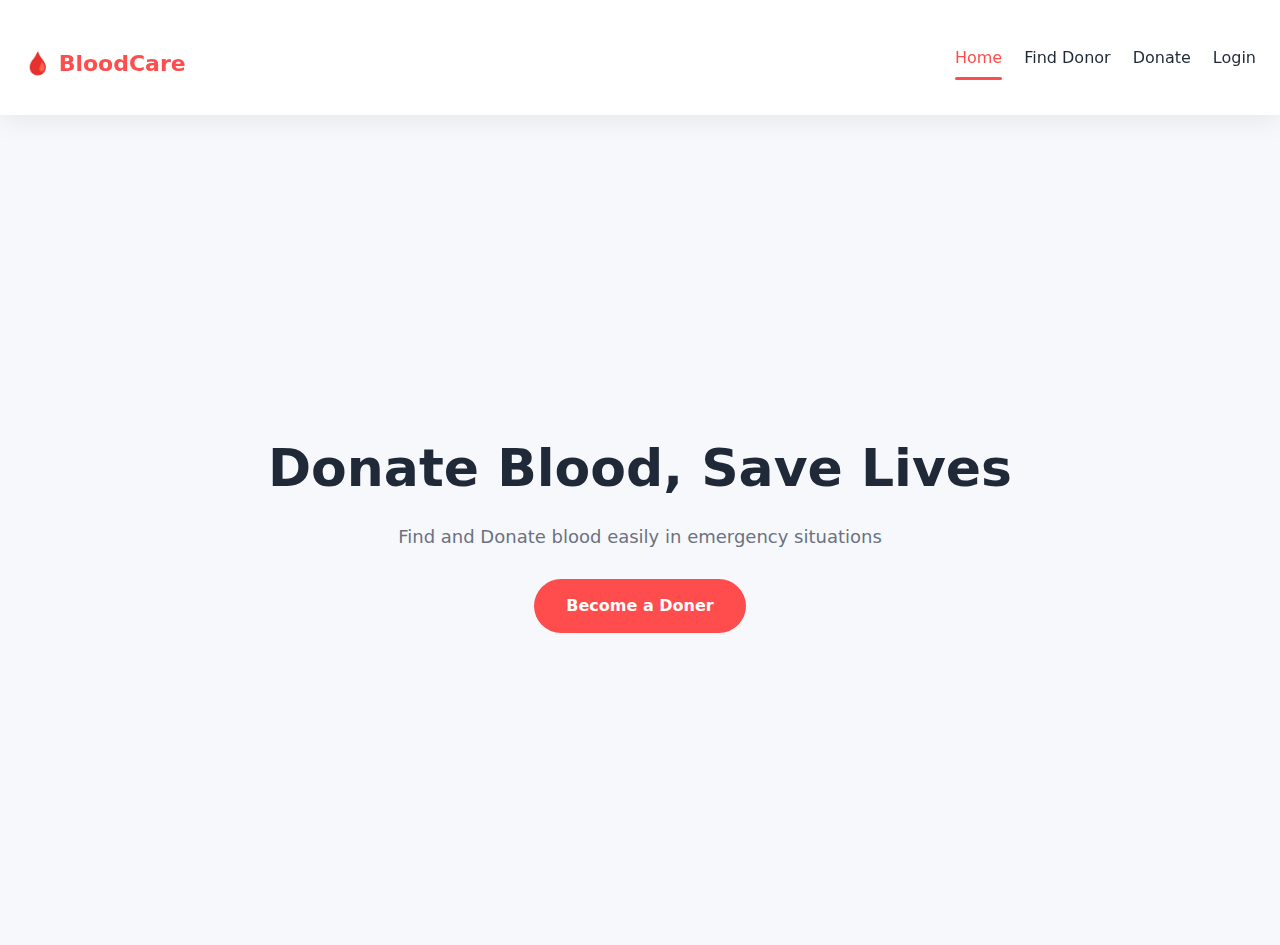
<file: BMS/index.html>
<!DOCTYPE html>
<html lang="en">
<head>
    <meta charset="UTF-8">
    <meta name="viewport" content="width=device-width, initial-scale=1.0">
    <title>Blood Management System</title>
    <link rel="stylesheet" href="css/style.css">
</head>
<body>
    <header class="navbar">
  <h2>🩸 BloodCare</h2>
  <nav>
    <a href="index.html">Home</a>
    <a href="search.html">Find Donor</a>
    <a href="register.html">Donate</a>
    <a href="login.html">Login</a>
  </nav>
</header>

<script src="js/navbar.js"></script>


    <section class="hero">
        <h1>Donate Blood, Save Lives</h1>
        <p>Find and Donate blood easily in emergency situations</p>
        <a href="register.html" class="btn">Become a Doner</a>


    </section>
    
</body>
</html>
</file>
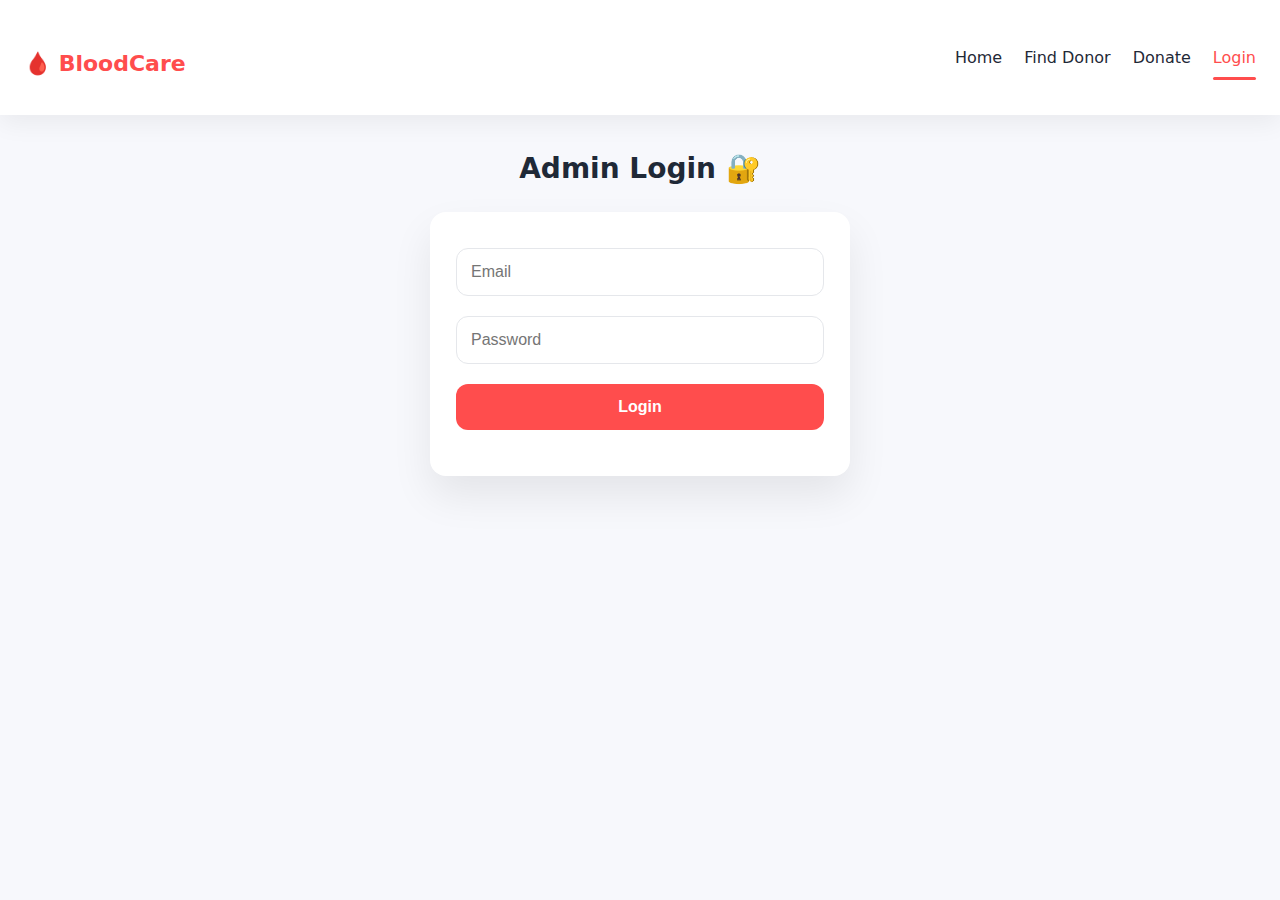
<file: BMS/login.html>
<!DOCTYPE html>
<html lang="en">
<head>
  <meta charset="UTF-8">
  <meta name="viewport" content="width=device-width, initial-scale=1.0">
  <title>Login | BloodCare</title>
  <link rel="stylesheet" href="css/style.css">
</head>
<body>

<header class="navbar">
  <h2>🩸 BloodCare</h2>
  <nav>
    <a href="index.html">Home</a>
    <a href="search.html">Find Donor</a>
    <a href="register.html">Donate</a>
    <a href="login.html">Login</a>
  </nav>
</header>

<h2>Admin Login 🔐</h2>

<form id="loginForm">
  <input type="email" id="email" placeholder="Email" required>
  <input type="password" id="password" placeholder="Password" required>
  <button type="submit">Login</button>
  <p id="error" style="color:red; text-align:center; margin-top:10px;"></p>
</form>

<script src="js/navbar.js"></script>
<script src="js/login.js"></script>
</body>
</html>
</file>
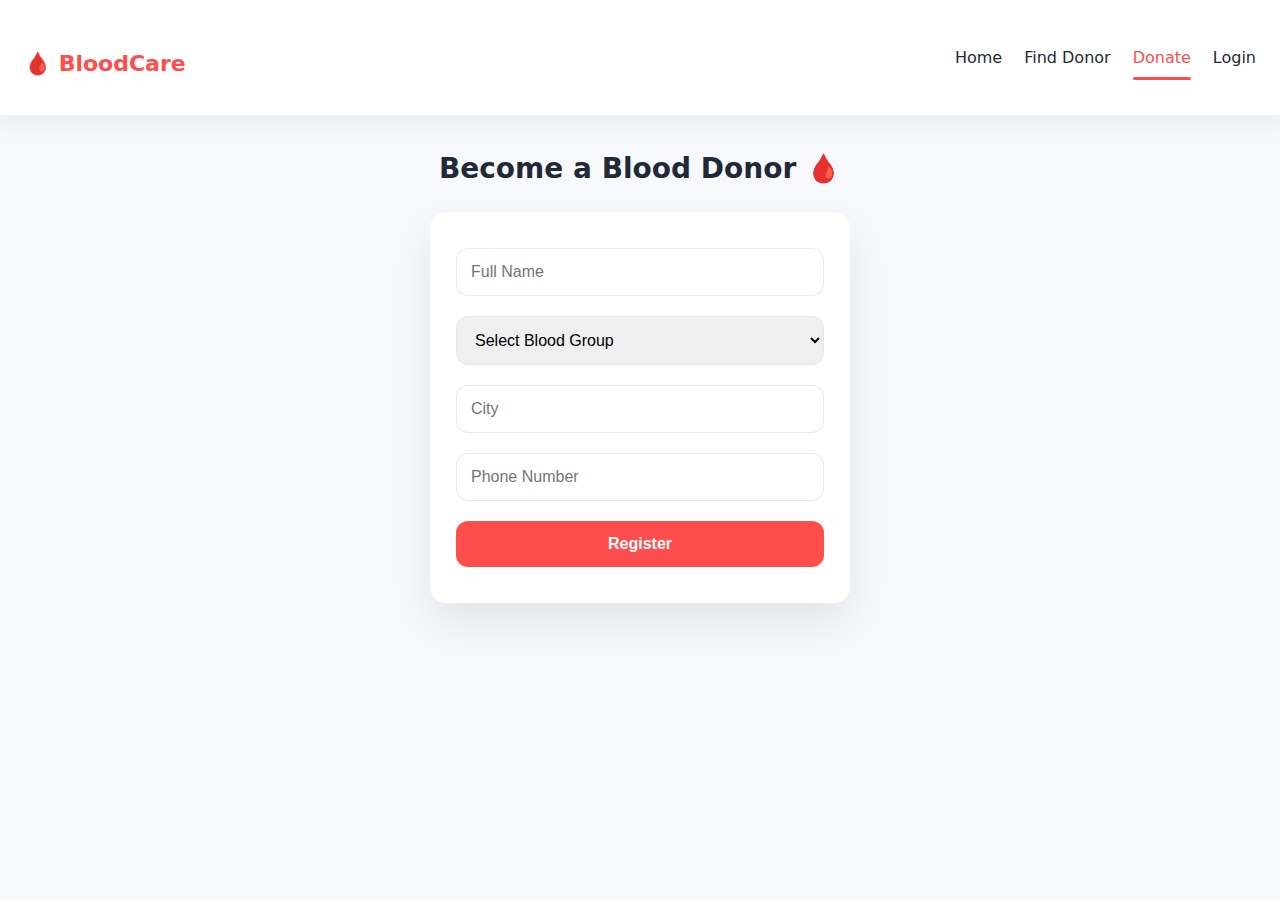
<file: BMS/register.html>
<!DOCTYPE html>
<html lang="en">
<head>
  <meta charset="UTF-8">
  <meta name="viewport" content="width=device-width, initial-scale=1.0">
  <title>Register Donor</title>
  <link rel="stylesheet" href="css/style.css">
</head>
<body>
    <header class="navbar">
  <h2>🩸 BloodCare</h2>
  <nav>
    <a href="index.html">Home</a>
    <a href="search.html">Find Donor</a>
    <a href="register.html">Donate</a>
    <a href="login.html">Login</a>
  </nav>
</header>

<script src="js/navbar.js"></script>


<h2>Become a Blood Donor 🩸</h2>

<form id="donorForm">
  <input type="text" id="name" placeholder="Full Name" required>

  <select id="bloodGroup" required>
    <option value="">Select Blood Group</option>
    <option>A+</option>
    <option>A-</option>
    <option>B+</option>
    <option>B-</option>
    <option>O+</option>
    <option>O-</option>
    <option>AB+</option>
    <option>AB-</option>
  </select>

  <input type="text" id="city" placeholder="City" required>
  <input type="tel" id="phone" placeholder="Phone Number" required>

  <button type="submit">Register</button>
</form>

<script src="js/register.js"></script>
</body>
</html>
</file>
<file: BMS/css/style.css>
/* =====================
   ROOT COLORS + VARIABLES
===================== */
:root {
  --primary: #ff4d4d;
  --primary-dark: #e63b3b;
  --bg: #f7f8fc;
  --card: #ffffff;
  --text: #1f2937;
  --muted: #6b7280;
  --radius: 16px;
}

/* =====================
   GLOBAL RESET
===================== */
* {
  margin: 0;
  padding: 0;
  box-sizing: border-box;
}

html {
  scroll-behavior: smooth;
}

body {
  font-family: system-ui, -apple-system, BlinkMacSystemFont, "Segoe UI";
  background: var(--bg);
  color: var(--text);
  min-height: 100vh;
  line-height: 1.6;
  max-width: 100vw;
  overflow-x: hidden;
}

/* =====================
   NAVBAR
===================== */
.navbar {
  position: sticky;
  top: 0;
  z-index: 100;
  background: var(--card);
  padding: 14px 24px;
  display: flex;
  align-items: center;
  justify-content: space-between;
  box-shadow: 0 8px 24px rgba(0,0,0,0.06);
}

.navbar h2 {
  color: var(--primary);
  font-size: 22px;
}

.navbar nav {
  display: flex;
  gap: 22px;
}

.navbar nav a {
  text-decoration: none;
  color: var(--text);
  font-weight: 500;
  position: relative;
  padding: 4px 0;
}

.navbar nav a.active {
  color: var(--primary);
}

.navbar nav a.active::after {
  content: "";
  position: absolute;
  left: 0;
  bottom: -6px;
  width: 100%;
  height: 3px;
  background: var(--primary);
  border-radius: 10px;
}

/* =====================
   HERO SECTION
===================== */
.hero {
  min-height: calc(100vh - 70px);
  display: flex;
  flex-direction: column;
  align-items: center;
  justify-content: center;
  text-align: center;
  padding: 24px;
}

.hero h1 {
  font-size: clamp(32px, 5vw, 52px);
  margin-bottom: 12px;
}

.hero p {
  max-width: 500px;
  font-size: 18px;
  color: var(--muted);
  margin-bottom: 28px;
}

.btn {
  background: var(--primary);
  color: white;
  padding: 14px 32px;
  border-radius: 999px;
  text-decoration: none;
  font-weight: 600;
  transition: 0.2s ease;
}

.btn:hover {
  background: var(--primary-dark);
  transform: translateY(-2px);
}

/* =====================
   PAGE HEADINGS
===================== */
h2 {
  text-align: center;
  margin: 32px 0 20px;
  font-size: 28px;
}

/* =====================
   FORMS
===================== */
form {
  width: 100%;
  max-width: 420px;
  margin: auto;
  background: var(--card);
  padding: 26px;
  border-radius: var(--radius);
  box-shadow: 0 20px 40px rgba(0,0,0,0.08);
}

input,
select,
button {
  width: 100%;
  padding: 14px;
  margin: 10px 0;
  border-radius: 12px;
  border: 1px solid #e5e7eb;
  font-size: 16px;
}

input:focus,
select:focus {
  outline: none;
  border-color: var(--primary);
}

button {
  background: var(--primary);
  color: white;
  border: none;
  font-weight: 600;
  cursor: pointer;
  transition: 0.2s ease;
}

button:hover {
  background: var(--primary-dark);
}

/* =====================
   SEARCH + RESULTS
===================== */
#results {
  margin-top: 24px;
}

/* =====================
   DONOR CARD
===================== */
.card {
  background: var(--card);
  max-width: 420px;
  margin: 16px auto;
  padding: 20px;
  border-radius: var(--radius);
  box-shadow: 0 15px 35px rgba(0,0,0,0.08);
  position: relative;
  animation: fadeUp 0.4s ease;
}

.card h3 {
  font-size: 20px;
  margin-bottom: 6px;
}

.card p {
  color: var(--muted);
  font-size: 15px;
  margin: 4px 0;
}

/* Blood badge */
.badge {
  position: absolute;
  top: 16px;
  right: 16px;
  background: var(--primary);
  color: white;
  padding: 6px 14px;
  border-radius: 999px;
  font-size: 13px;
  font-weight: 600;
}

/* Empty state */
.card.empty {
  text-align: center;
  color: var(--muted);
}

/* =====================
   ANIMATIONS
===================== */
@keyframes fadeUp {
  from {
    opacity: 0;
    transform: translateY(12px);
  }
  to {
    opacity: 1;
    transform: translateY(0);
  }
}

/* =====================
   MOBILE RESPONSIVE
===================== */
@media (max-width: 600px) {
  .navbar {
    flex-direction: column;
    align-items: center;
    gap: 10px;
  }

  .navbar nav {
    flex-wrap: wrap;
    justify-content: center;
    width: 100%;
    gap: 14px;
  }

  h2 {
    font-size: 24px;
  }

  form {
    padding: 22px;
  }

  .hero h1 {
    font-size: clamp(28px, 7vw, 40px);
  }

  .hero p {
    font-size: 16px;
  }

  input,
  select,
  button {
    font-size: 16px;
  }

  .card {
    margin: 12px 10px;
    padding: 16px;
  }
}
</file>
